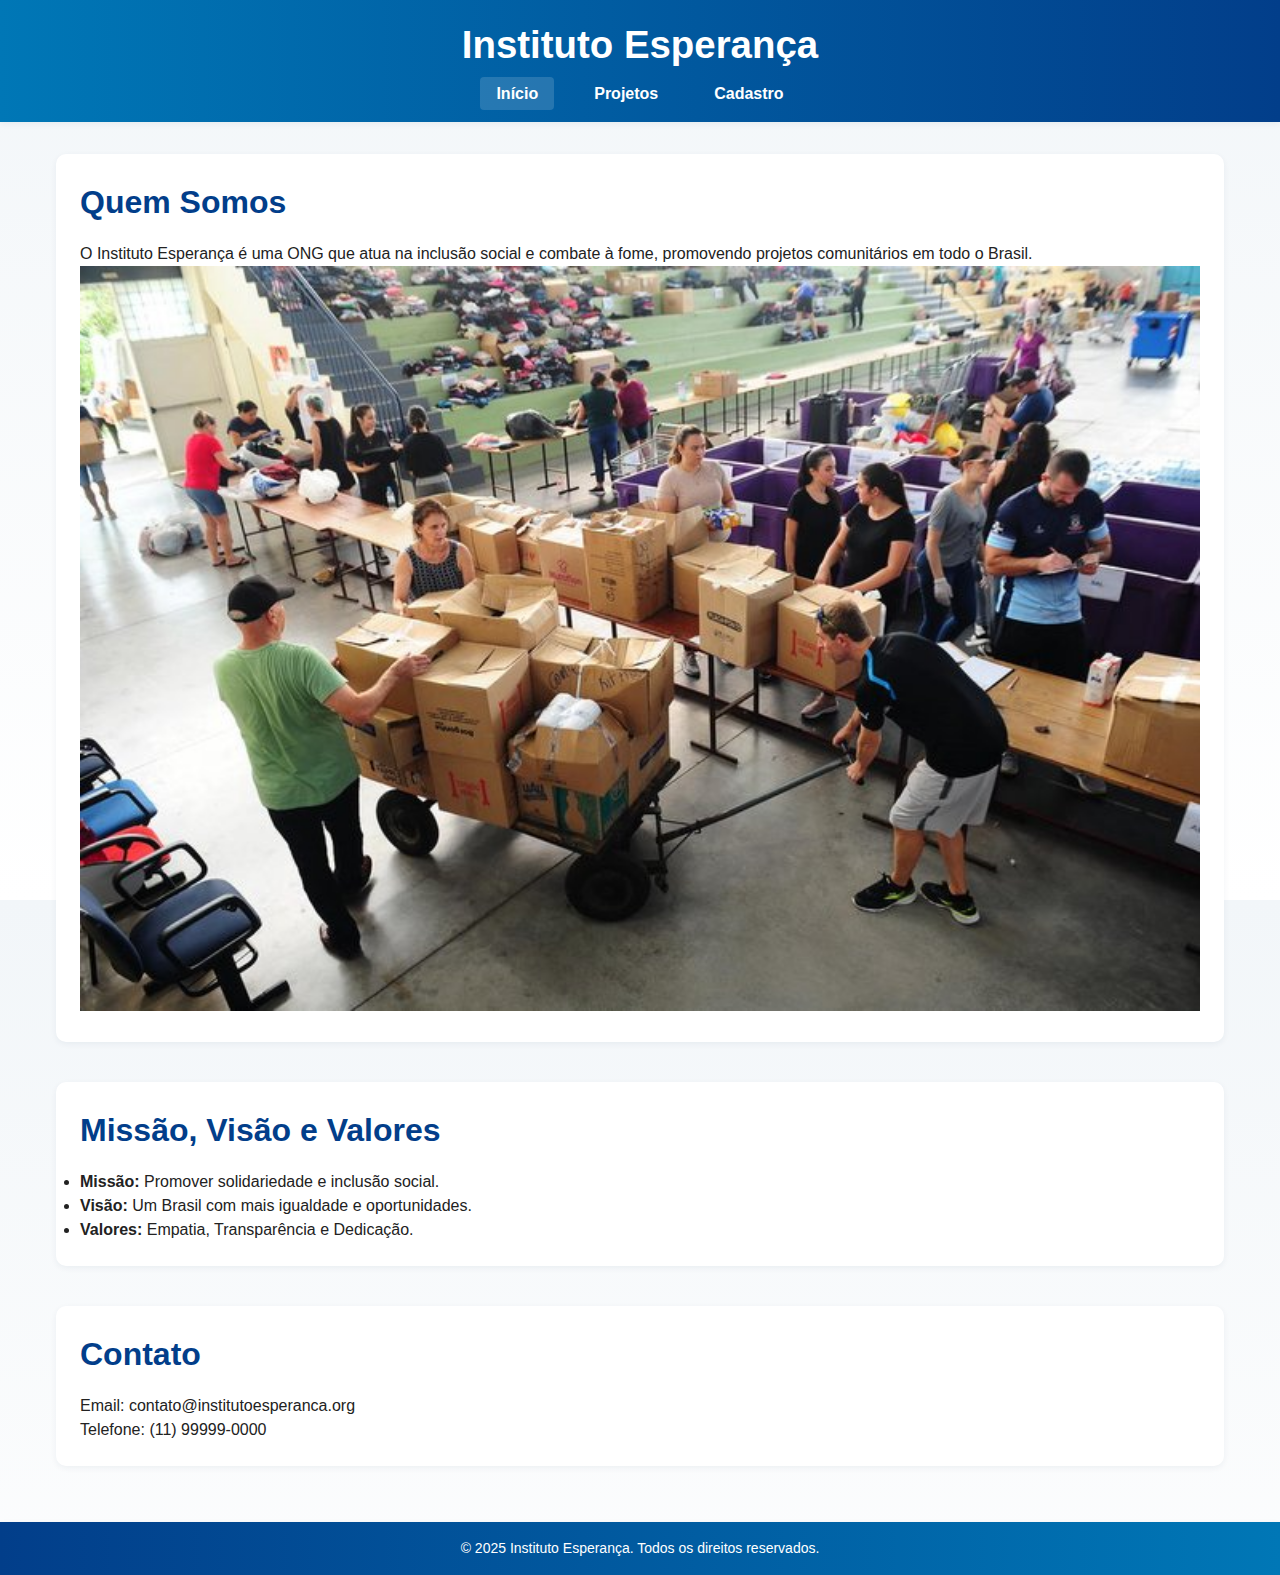
<file: index.html>
<!DOCTYPE html>
<html lang="pt-BR">
<head>
  <meta charset="UTF-8">
  <meta name="viewport" content="width=device-width, initial-scale=1.0">
  <title>Instituto Esperança - ONG</title>
  <link rel="stylesheet" href="css/style.css">
</head>
<body>
  <header>
    <h1>Instituto Esperança</h1>
    <nav>
      <ul>
        <li><a href="index.html" class="ativo">Início</a></li>
        <li>
          <a href="projetos.html">Projetos</a>
          <ul>
            <li><a href="projetos.html#alimentar">Alimentar com Amor</a></li>
            <li><a href="projetos.html#futuro">Futuro Brilhante</a></li>
            <li><a href="projetos.html#verde">Verde Esperança</a></li>
          </ul>
        </li>
        <li><a href="cadastro.html">Cadastro</a></li>
      </ul>
      <div class="menu-hamburguer">
        <span></span>
        <span></span>
        <span></span>
      </div>
    </nav>
  </header>

  <main>
    <section>
      <h2>Quem Somos</h2>
      <p>O Instituto Esperança é uma ONG que atua na inclusão social e combate à fome, promovendo projetos comunitários em todo o Brasil.</p>
      <img src="imagens/ong1.jpg" alt="Voluntários ajudando em ação social" width="100%">
    </section>

    <section>
      <h2>Missão, Visão e Valores</h2>
      <ul>
        <li><strong>Missão:</strong> Promover solidariedade e inclusão social.</li>
        <li><strong>Visão:</strong> Um Brasil com mais igualdade e oportunidades.</li>
        <li><strong>Valores:</strong> Empatia, Transparência e Dedicação.</li>
      </ul>
    </section>

    <section>
      <h2>Contato</h2>
      <p>Email: contato@institutoesperanca.org</p>
      <p>Telefone: (11) 99999-0000</p>
    </section>
  </main>

  <footer>
    <p>&copy; 2025 Instituto Esperança. Todos os direitos reservados.</p>
  </footer>

<script>
  // ===========================
  // MENU MOBILE + A11Y
  // ===========================
  (function(){
    const menuBtn = document.querySelector('.menu-hamburguer');
    const navMenu = document.querySelector('nav ul');

    // defensive checks
    if(menuBtn && navMenu){
      menuBtn.setAttribute('role','button');
      menuBtn.setAttribute('tabindex','0');
      menuBtn.setAttribute('aria-expanded','false');

      const toggleMenu = () => {
        const open = navMenu.classList.toggle('ativo');
        menuBtn.setAttribute('aria-expanded', open ? 'true' : 'false');
      };

      menuBtn.addEventListener('click', toggleMenu);
      menuBtn.addEventListener('keydown', (e) => { if(e.key === 'Enter' || e.key === ' ') { e.preventDefault(); toggleMenu(); } });

      // close when clicking outside on small screens
      document.addEventListener('click', (e) => {
        if(!navMenu.contains(e.target) && !menuBtn.contains(e.target) && navMenu.classList.contains('ativo')){
          navMenu.classList.remove('ativo'); menuBtn.setAttribute('aria-expanded','false');
        }
      });
    }
  })();

  // ===========================
  // FORM MASKS + FEEDBACK (cadastro.html)
  // ===========================
  (function(){
    const cpf = document.getElementById('cpf');
    const telefone = document.getElementById('telefone');
    const cep = document.getElementById('cep');
    const form = document.getElementById('formCadastro');
    const alerta = document.getElementById('alerta');

    // masks (safe if element exists)
    const mask = (el, fn) => { if(!el) return; el.addEventListener('input', fn); };

    mask(cpf, e => {
      let v = e.target.value.replace(/\D/g,'');
      v = v.replace(/(\d{3})(\d)/,'$1.$2');
      v = v.replace(/(\d{3})(\d)/,'$1.$2');
      v = v.replace(/(\d{3})(\d{1,2})$/,'$1-$2');
      e.target.value = v;
    });

    mask(telefone, e => {
      let v = e.target.value.replace(/\D/g,'');
      v = v.replace(/^(\d{2})(\d)/g,'($1) $2');
      v = v.replace(/(\d{5})(\d)/,'$1-$2');
      e.target.value = v;
    });

    mask(cep, e => {
      let v = e.target.value.replace(/\D/g,'');
      v = v.replace(/^(\d{5})(\d)/,'$1-$2');
      e.target.value = v;
    });

    // form submit - show alert visually (no network)
    if(form && alerta){
      form.addEventListener('submit', (e) => {
        e.preventDefault();
        // simple client-side validation check
        if(!form.checkValidity()){
          alerta.innerHTML = '<div class="alert alert-erro">Por favor, preencha todos os campos corretamente.</div>';
          return;
        }
        alerta.innerHTML = '<div class="alert alert-sucesso">Cadastro enviado com sucesso!</div>';
        form.reset();
        // remove alert after 4s
        setTimeout(()=>{ alerta.innerHTML = ''; }, 4000);
      });
    }
  })();
</script>
</body>
</html>
</file>
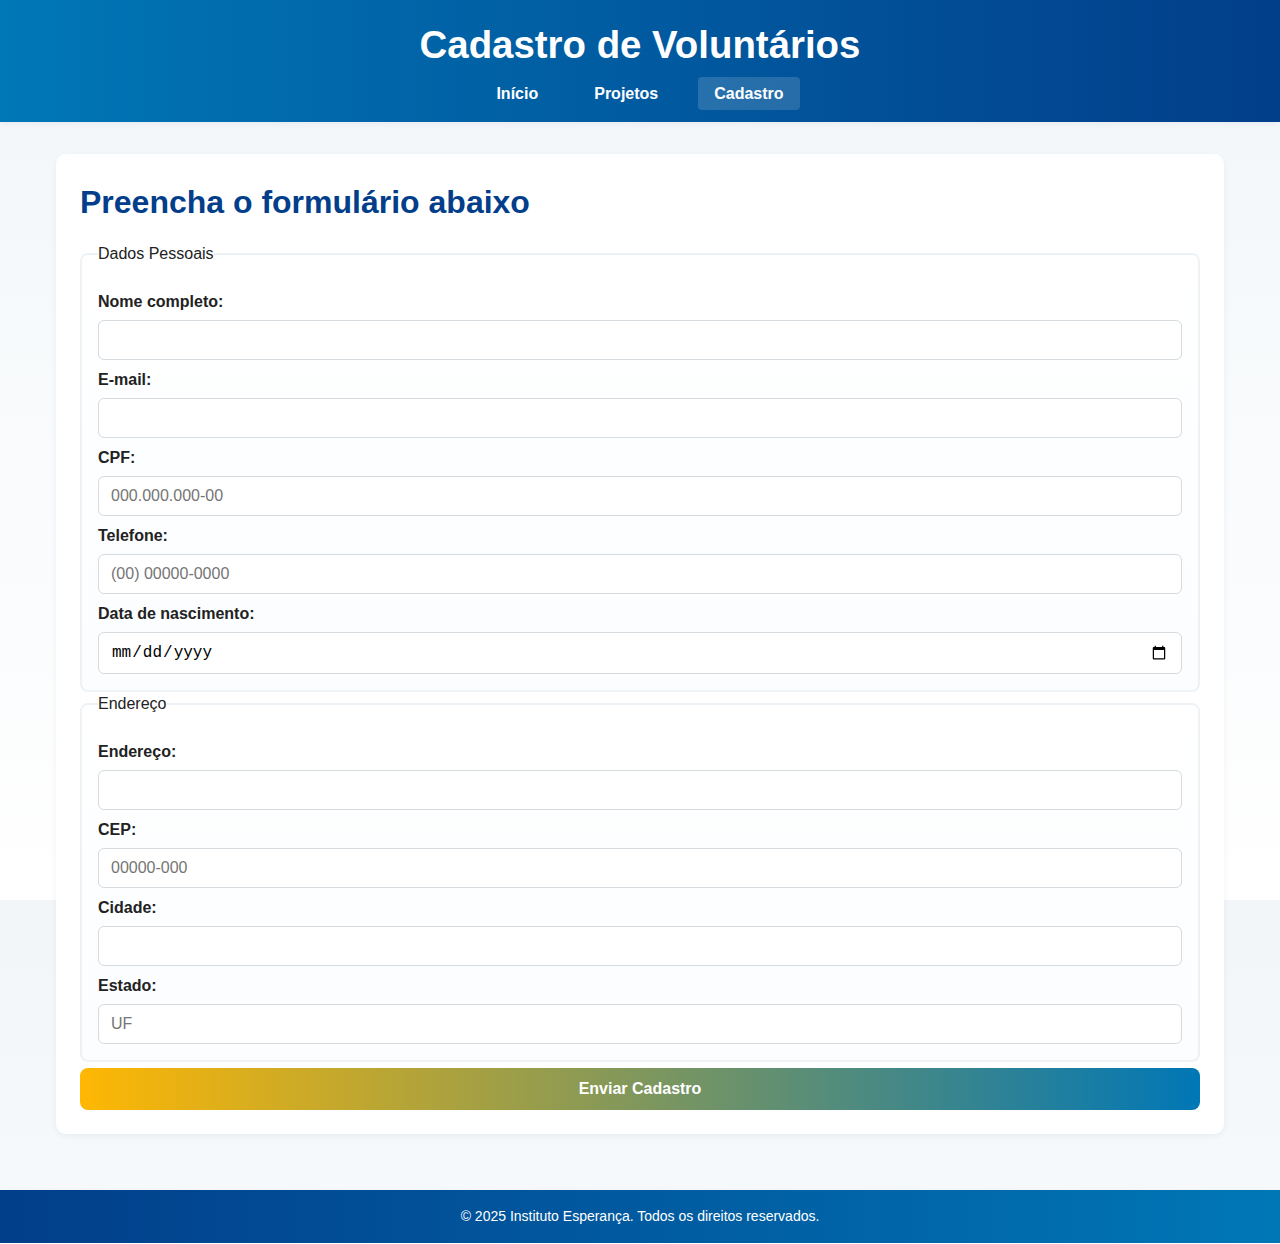
<file: cadastro.html>
<!DOCTYPE html>
<html lang="pt-BR">
<head>
  <meta charset="UTF-8">
  <meta name="viewport" content="width=device-width, initial-scale=1.0">
  <title>Cadastro de Voluntários - Instituto Esperança</title>
  <link rel="stylesheet" href="css/style.css">

</head>
<body>
  <header>
    <h1>Cadastro de Voluntários</h1>
    <nav>
      <ul>
        <li><a href="index.html">Início</a></li>
        <li><a href="projetos.html">Projetos</a></li>
        <li><a href="cadastro.html" class="ativo">Cadastro</a></li>
      </ul>
      <div class="menu-hamburguer">
        <span></span>
        <span></span>
        <span></span>
      </div>
    </nav>
  </header>

  <main>
    <section class="formulario-cadastro">
      <h2>Preencha o formulário abaixo</h2>

      <form id="formCadastro">
        <fieldset>
          <legend>Dados Pessoais</legend>
          <label for="nome">Nome completo:</label>
          <input type="text" id="nome" name="nome" required>

          <label for="email">E-mail:</label>
          <input type="email" id="email" name="email" required>

          <label for="cpf">CPF:</label>
          <input type="text" id="cpf" name="cpf" maxlength="14" placeholder="000.000.000-00" required>

          <label for="telefone">Telefone:</label>
          <input type="tel" id="telefone" name="telefone" maxlength="15" placeholder="(00) 00000-0000" required>

          <label for="data-nasc">Data de nascimento:</label>
          <input type="date" id="data-nasc" name="data-nasc" required>
        </fieldset>

        <fieldset>
          <legend>Endereço</legend>
          <label for="endereco">Endereço:</label>
          <input type="text" id="endereco" name="endereco" required>

          <label for="cep">CEP:</label>
          <input type="text" id="cep" name="cep" maxlength="9" placeholder="00000-000" required>

          <label for="cidade">Cidade:</label>
          <input type="text" id="cidade" name="cidade" required>

          <label for="estado">Estado:</label>
          <input type="text" id="estado" name="estado" maxlength="2" placeholder="UF" required>
        </fieldset>

        <input type="submit" value="Enviar Cadastro" class="botao-enviar">
        <div id="alerta"></div>
      </form>
    </section>
  </main>

   <footer>
    <p>&copy; 2025 Instituto Esperança. Todos os direitos reservados.</p>
  </footer>

  <script>
    // ===========================
    // MENU MOBILE + A11Y
    // ===========================
    (function(){
      const menuBtn = document.querySelector('.menu-hamburguer');
      const navMenu = document.querySelector('nav ul');

      // defensive checks
      if(menuBtn && navMenu){
        menuBtn.setAttribute('role','button');
        menuBtn.setAttribute('tabindex','0');
        menuBtn.setAttribute('aria-expanded','false');

        const toggleMenu = () => {
          const open = navMenu.classList.toggle('ativo');
          menuBtn.setAttribute('aria-expanded', open ? 'true' : 'false');
        };

        menuBtn.addEventListener('click', toggleMenu);
        menuBtn.addEventListener('keydown', (e) => { 
          if(e.key === 'Enter' || e.key === ' ') { 
            e.preventDefault(); 
            toggleMenu(); 
          } 
        });

        // fecha o menu ao clicar fora em telas pequenas
        document.addEventListener('click', (e) => {
          if(!navMenu.contains(e.target) && !menuBtn.contains(e.target) && navMenu.classList.contains('ativo')){
            navMenu.classList.remove('ativo'); 
            menuBtn.setAttribute('aria-expanded','false');
          }
        });
      }
    })();

    // ===========================
    // FORM MASKS + FEEDBACK (cadastro.html)
    // ===========================
    (function(){
      const cpf = document.getElementById('cpf');
      const telefone = document.getElementById('telefone');
      const cep = document.getElementById('cep');
      const form = document.getElementById('formCadastro');
      const alerta = document.getElementById('alerta');

      const mask = (el, fn) => { if(!el) return; el.addEventListener('input', fn); };

      mask(cpf, e => {
        let v = e.target.value.replace(/\D/g,'');
        v = v.replace(/(\d{3})(\d)/,'$1.$2');
        v = v.replace(/(\d{3})(\d)/,'$1.$2');
        v = v.replace(/(\d{3})(\d{1,2})$/,'$1-$2');
        e.target.value = v;
      });

      mask(telefone, e => {
        let v = e.target.value.replace(/\D/g,'');
        v = v.replace(/^(\d{2})(\d)/g,'($1) $2');
        v = v.replace(/(\d{5})(\d)/,'$1-$2');
        e.target.value = v;
      });

      mask(cep, e => {
        let v = e.target.value.replace(/\D/g,'');
        v = v.replace(/^(\d{5})(\d)/,'$1-$2');
        e.target.value = v;
      });

      if(form && alerta){
        form.addEventListener('submit', (e) => {
          e.preventDefault();
          if(!form.checkValidity()){
            alerta.innerHTML = '<div class="alert alert-erro">Por favor, preencha todos os campos corretamente.</div>';
            return;
          }
          alerta.innerHTML = '<div class="alert alert-sucesso">Cadastro enviado com sucesso!</div>';
          form.reset();
          setTimeout(()=>{ alerta.innerHTML = ''; }, 4000);
        });
      }
    })();
  </script>
</body>
</html>
</file>
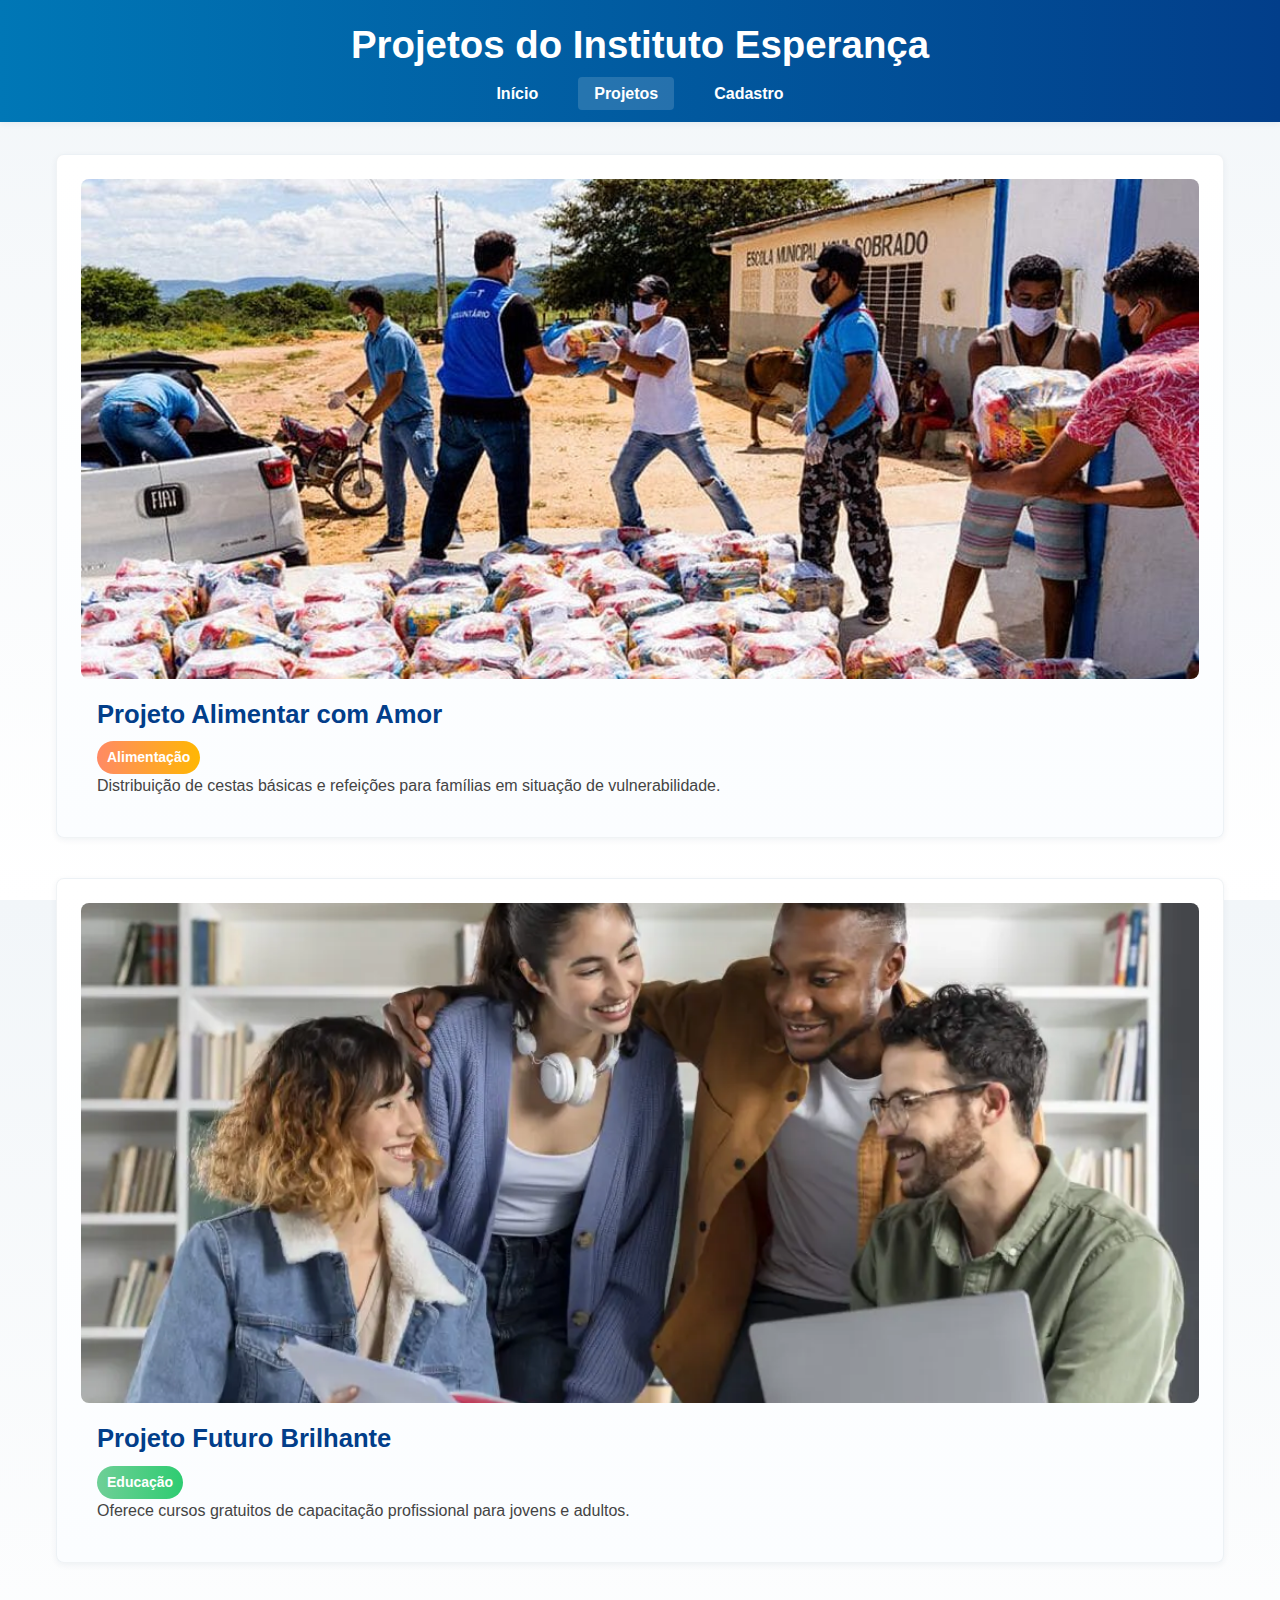
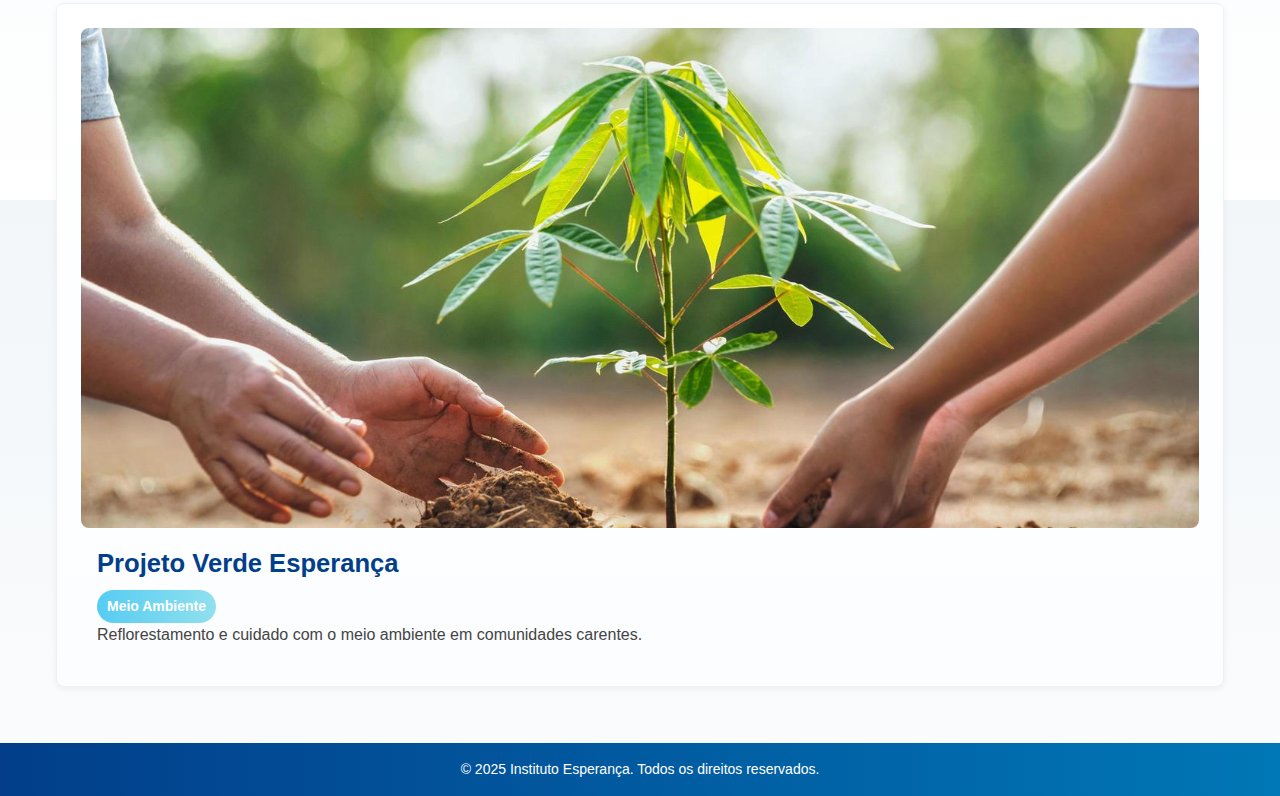
<file: projetos.html>
<!DOCTYPE html>
<html lang="pt-BR">
<head>
  <meta charset="UTF-8">
  <meta name="viewport" content="width=device-width, initial-scale=1.0">
  <title>Projetos - Instituto Esperança</title>
  <link rel="stylesheet" href="css/style.css">
</head>
<body>
  <header>
    <h1>Projetos do Instituto Esperança</h1>
    <nav>
      <ul>
        <li><a href="index.html">Início</a></li>
        <li><a href="projetos.html" class="ativo">Projetos</a></li>
        <li><a href="cadastro.html">Cadastro</a></li>
      </ul>
      <div class="menu-hamburguer">
        <span></span>
        <span></span>
        <span></span>
      </div>
    </nav>
  </header>

  <main>
    <!-- Card 1 -->
    <section class="card" id="alimentar">
      <img src="imagens/projeto1.jpg" alt="Distribuição de alimentos">
      <div class="card-body">
        <h3>Projeto Alimentar com Amor</h3>
        <span class="badge">Alimentação</span>
        <p>Distribuição de cestas básicas e refeições para famílias em situação de vulnerabilidade.</p>
      </div>
    </section>

    <!-- Card 2 -->
    <section class="card" id="futuro">
      <img src="imagens/projeto2.jpg" alt="Aulas de capacitação">
      <div class="card-body">
        <h3>Projeto Futuro Brilhante</h3>
        <span class="badge">Educação</span>
        <p>Oferece cursos gratuitos de capacitação profissional para jovens e adultos.</p>
      </div>
    </section>

    <!-- Card 3 -->
    <section class="card" id="verde">
      <img src="imagens/projeto3.jpg" alt="Plantio de árvores">
      <div class="card-body">
        <h3>Projeto Verde Esperança</h3>
        <span class="badge">Meio Ambiente</span>
        <p>Reflorestamento e cuidado com o meio ambiente em comunidades carentes.</p>
      </div>
    </section>
  </main>

  <footer>
    <p>&copy; 2025 Instituto Esperança. Todos os direitos reservados.</p>
  </footer>

<script>
  // ===========================
  // MENU MOBILE + A11Y
  // ===========================
  (function(){
    const menuBtn = document.querySelector('.menu-hamburguer');
    const navMenu = document.querySelector('nav ul');

    // defensive checks
    if(menuBtn && navMenu){
      menuBtn.setAttribute('role','button');
      menuBtn.setAttribute('tabindex','0');
      menuBtn.setAttribute('aria-expanded','false');

      const toggleMenu = () => {
        const open = navMenu.classList.toggle('ativo');
        menuBtn.setAttribute('aria-expanded', open ? 'true' : 'false');
      };

      menuBtn.addEventListener('click', toggleMenu);
      menuBtn.addEventListener('keydown', (e) => { if(e.key === 'Enter' || e.key === ' ') { e.preventDefault(); toggleMenu(); } });

      // close when clicking outside on small screens
      document.addEventListener('click', (e) => {
        if(!navMenu.contains(e.target) && !menuBtn.contains(e.target) && navMenu.classList.contains('ativo')){
          navMenu.classList.remove('ativo'); menuBtn.setAttribute('aria-expanded','false');
        }
      });
    }
  })();

  // ===========================
  // FORM MASKS + FEEDBACK (cadastro.html)
  // ===========================
  (function(){
    const cpf = document.getElementById('cpf');
    const telefone = document.getElementById('telefone');
    const cep = document.getElementById('cep');
    const form = document.getElementById('formCadastro');
    const alerta = document.getElementById('alerta');

    // masks (safe if element exists)
    const mask = (el, fn) => { if(!el) return; el.addEventListener('input', fn); };

    mask(cpf, e => {
      let v = e.target.value.replace(/\D/g,'');
      v = v.replace(/(\d{3})(\d)/,'$1.$2');
      v = v.replace(/(\d{3})(\d)/,'$1.$2');
      v = v.replace(/(\d{3})(\d{1,2})$/,'$1-$2');
      e.target.value = v;
    });

    mask(telefone, e => {
      let v = e.target.value.replace(/\D/g,'');
      v = v.replace(/^(\d{2})(\d)/g,'($1) $2');
      v = v.replace(/(\d{5})(\d)/,'$1-$2');
      e.target.value = v;
    });

    mask(cep, e => {
      let v = e.target.value.replace(/\D/g,'');
      v = v.replace(/^(\d{5})(\d)/,'$1-$2');
      e.target.value = v;
    });

    // form submit - show alert visually (no network)
    if(form && alerta){
      form.addEventListener('submit', (e) => {
        e.preventDefault();
        // simple client-side validation check
        if(!form.checkValidity()){
          alerta.innerHTML = '<div class="alert alert-erro">Por favor, preencha todos os campos corretamente.</div>';
          return;
        }
        alerta.innerHTML = '<div class="alert alert-sucesso">Cadastro enviado com sucesso!</div>';
        form.reset();
        // remove alert after 4s
        setTimeout(()=>{ alerta.innerHTML = ''; }, 4000);
      });
    }
  })();
</script>

</body>
</html>
</file>
<file: css/style.css>
/* ==============================
    DESIGN SYSTEM - VARIÁVEIS
============================== */
:root {
  /* Paleta de 8 cores */
  --cor-primaria-1: #0077b6;   
  --cor-primaria-2: #023e8a;   
  --cor-secundaria: #ffb703;   
  --cor-terciaria: #90e0ef;    
  --neutra-clara: #f2f6f9;
  --neutra-meio: #f8f9fb;
  --neutra-escura: #222222;
  --sucesso: #2ecc71;
  --erro: #e63946;

  /* Tipografia */
  --font-sans: 'Arial', sans-serif;
  --font-title: 'Arial Black', sans-serif;
  --fs-1: 2.4rem;
  --fs-2: 2rem;
  --fs-3: 1.6rem;
  --fs-body: 1rem;
  --fs-small: 0.875rem;

  /* Espaçamentos */
  --s-8: 8px;
  --s-16: 16px;
  --s-24: 24px;
  --s-32: 32px;
  --s-48: 48px;
  --s-64: 64px;

  /* Layout */
  --max-width: 1200px;
  --radius: 10px;
  --elevation-1: 0 2px 6px rgba(2,46,78,0.06);
  --elevation-2: 0 6px 18px rgba(2,46,78,0.12);
}

/* ==============================
    RESET E BASE
============================== */
* {
  box-sizing: border-box;
  margin: 0;
  padding: 0;
}
html, body { height: 100%; }
body {
  font-family: var(--font-sans);
  background: linear-gradient(180deg, var(--neutra-clara) 0%, #ffffff 100%);
  color: var(--neutra-escura);
  -webkit-font-smoothing: antialiased;
  line-height: 1.5;
}

/* ==============================
    CABEÇALHO E NAVEGAÇÃO
============================== */
header {
  background: linear-gradient(90deg, var(--cor-primaria-1), var(--cor-primaria-2));
  color: #fff;
  padding: var(--s-16) 0;
  text-align: center;
  box-shadow: var(--elevation-1);
  position: relative;
}

header h1 {
  font-family: var(--font-title);
  font-size: var(--fs-1);
  margin-bottom: 6px;
}

/* ==============================
   MENU PRINCIPAL + DROPDOWN
============================== */
nav {
  margin-top: 8px;
  position: relative;
}

nav ul {
  list-style: none;
  display: flex;
  justify-content: center;
  gap: var(--s-24);
  align-items: center;
}

nav ul li {
  position: relative;
}

nav ul li a {
  color: white;
  text-decoration: none;
  font-weight: bold;
  padding: var(--s-8) var(--s-16);
  transition: background 0.3s, color 0.3s;
  border-radius: 4px;
}

nav ul li a:hover,
nav ul li a.ativo {
  background: rgba(255,255,255,0.15);
}

/* Submenu dropdown */
nav ul li ul {
  display: none;
  position: absolute;
  top: 100%;
  left: 0;
  flex-direction: column;
  background: var(--cor-primaria-2);
  border-radius: 6px;
  padding: var(--s-8) 0;
  min-width: 200px;
  box-shadow: var(--elevation-2);
  z-index: 10;
}

nav ul li:hover ul {
  display: flex;
}

nav ul li ul li a {
  padding: var(--s-8) var(--s-16);
  color: white;
  font-weight: normal;
}

nav ul li ul li a:hover {
  background: var(--cor-terciaria);
  color: var(--neutra-escura);
}

/* Menu hambúrguer (mobile) */
.menu-hamburguer {
  display: none;
  flex-direction: column;
  gap: 5px;
  position: absolute;
  right: var(--s-16);
  top: 50%;
  transform: translateY(-50%);
  cursor: pointer;
}

.menu-hamburguer span {
  display: block;
  width: 25px;
  height: 3px;
  background: white;
  border-radius: 2px;
}

/* ==============================
    RESPONSIVIDADE DO MENU
============================== */
@media (max-width: 768px) {
  nav ul {
    display: none;
    flex-direction: column;
    width: 100%;
    background: var(--cor-primaria-2);
    position: absolute;
    top: 100%;
    left: 0;
    padding: var(--s-16) 0;
  }

  nav ul.ativo {
    display: flex;
  }

  nav ul li ul {
    position: static;
    background: var(--cor-primaria-1);
  }

  .menu-hamburguer {
    display: flex;
  }
}

/* ==============================
    LAYOUT PRINCIPAL (GRID)
============================== */
main {
  display: grid;
  grid-template-columns: repeat(12, 1fr);
  gap: var(--s-16);
  max-width: var(--max-width);
  margin: var(--s-32) auto;
  padding: 0 var(--s-16);
}

section {
  grid-column: 1 / -1;
  background: #fff;
  padding: var(--s-24);
  border-radius: var(--radius);
  box-shadow: var(--elevation-1);
  margin-bottom: var(--s-24);
}

section h2 {
  font-size: var(--fs-2);
  color: var(--cor-primaria-2);
  margin-bottom: var(--s-16);
}

/* ==============================
    CARDS DE PROJETOS
============================== */
.card {
  display: flex;
  flex-direction: column;
  overflow: hidden;
  border-radius: 8px;
  border: 1px solid rgba(2,46,78,0.06);
  transition: transform .22s ease, box-shadow .22s ease;
  background: linear-gradient(180deg,#ffffff 0%, #fbfdff 100%);
}
.card:hover {
  transform: translateY(-8px);
  box-shadow: 0 18px 40px rgba(2,46,78,0.12);
}
.card img {
  width: 100%;
  height: 500px; /* força a altura igual pra todas */
  object-fit: cover; /* corta a imagem proporcionalmente, sem distorcer */
  border-radius: 8px;
  margin-bottom: var(--esp-16);
}

.card-body { padding: var(--s-16); }
.card h3 { font-size: var(--fs-3); margin-bottom: 8px; color: var(--cor-primaria-2); }
.card p { color: #444; line-height: 1.45; }

/* Badges */
.badge {
  display: inline-block;
  color: white;
  padding: 6px 10px;
  border-radius: 999px;
  font-weight: 700;
  font-size: var(--fs-small);
}
#alimentar .badge { background: linear-gradient(90deg, #ff8a65, #ffb703); }
#futuro .badge { background: linear-gradient(90deg, #6fcf97, #2ecc71); }
#verde .badge { background: linear-gradient(90deg, #56ccf2, #90e0ef); }

/* ==============================
    FORMULÁRIO + ALERTA
============================== */
form {
  display: grid;
  grid-template-columns: repeat(12, 1fr);
  gap: var(--s-12);
}
fieldset {
  grid-column: 1 / -1;
  border: 2px solid rgba(2,46,78,0.06);
  padding: var(--s-16);
  border-radius: 8px;
  background: linear-gradient(180deg,#fff,#fbfdff);
}
label {
  display: block;
  font-weight: 700;
  margin-top: 8px;
  color: var(--neutra-escura);
}
input, select, textarea {
  width: 100%;
  padding: 10px 12px;
  margin-top: 6px;
  border: 1px solid #d6dbe0;
  border-radius: 6px;
  font-size: var(--fs-body);
  transition: box-shadow .18s, border-color .16s;
}
input:focus, select:focus, textarea:focus {
  outline: none;
  border-color: var(--cor-terciaria);
  box-shadow: 0 0 8px rgba(144,224,239,0.4);
}

/* Botão */
.botao-enviar {
  grid-column: 1 / -1;
  justify-self: center;
  padding: 12px 28px;
  background: linear-gradient(90deg, var(--cor-secundaria), var(--cor-primaria-1));
  color: white;
  font-weight: 800;
  border: none;
  border-radius: 8px;
  cursor: pointer;
  transition: transform .12s ease, box-shadow .12s ease;
}
.botao-enviar:hover { transform: translateY(-3px); box-shadow: var(--elevation-2); }

/* Alerta centralizado e retangular */
#alerta .alert {
  max-width: 400px;
  margin: var(--s-24) auto;
  text-align: center;
  padding: var(--s-16);
  border-radius: 8px;
  color: white;
  animation: fadeIn 0.4s ease;
}
.alert-sucesso { background: linear-gradient(90deg, #28d09b, var(--sucesso)); }
.alert-erro { background: linear-gradient(90deg, #ff7b7b, var(--erro)); }

@keyframes fadeIn {
  from { opacity: 0; transform: translateY(6px); }
  to { opacity: 1; transform: none; }
}

/* ==============================
    RODAPÉ
============================== */
footer {
  background: linear-gradient(90deg, var(--cor-primaria-2), var(--cor-primaria-1));
  color: white;
  text-align: center;
  padding: var(--s-16) 0;
  font-size: var(--fs-small);
  margin-top: var(--s-24);
  box-shadow: var(--elevation-1);
}

/* ==============================
    RESPONSIVIDADE GERAL
============================== */
@media (max-width: 1200px) {
  main { max-width: 1000px; }
}
@media (max-width: 1024px) {
  main { grid-template-columns: repeat(8, 1fr); }
}
@media (max-width: 768px) {
  main { grid-template-columns: repeat(6, 1fr); }
}
@media (max-width: 480px) {
  main { grid-template-columns: repeat(4, 1fr); }
  header h1 { font-size: 1.6rem; }
  .card img { height: 180px; }
}
@media (max-width: 360px) {
  main { grid-template-columns: repeat(2, 1fr); }
  .card img { height: 140px; }
}

/* Utilitários */
.text-center { text-align: center; }
.small { font-size: var(--fs-small); }
</file>
